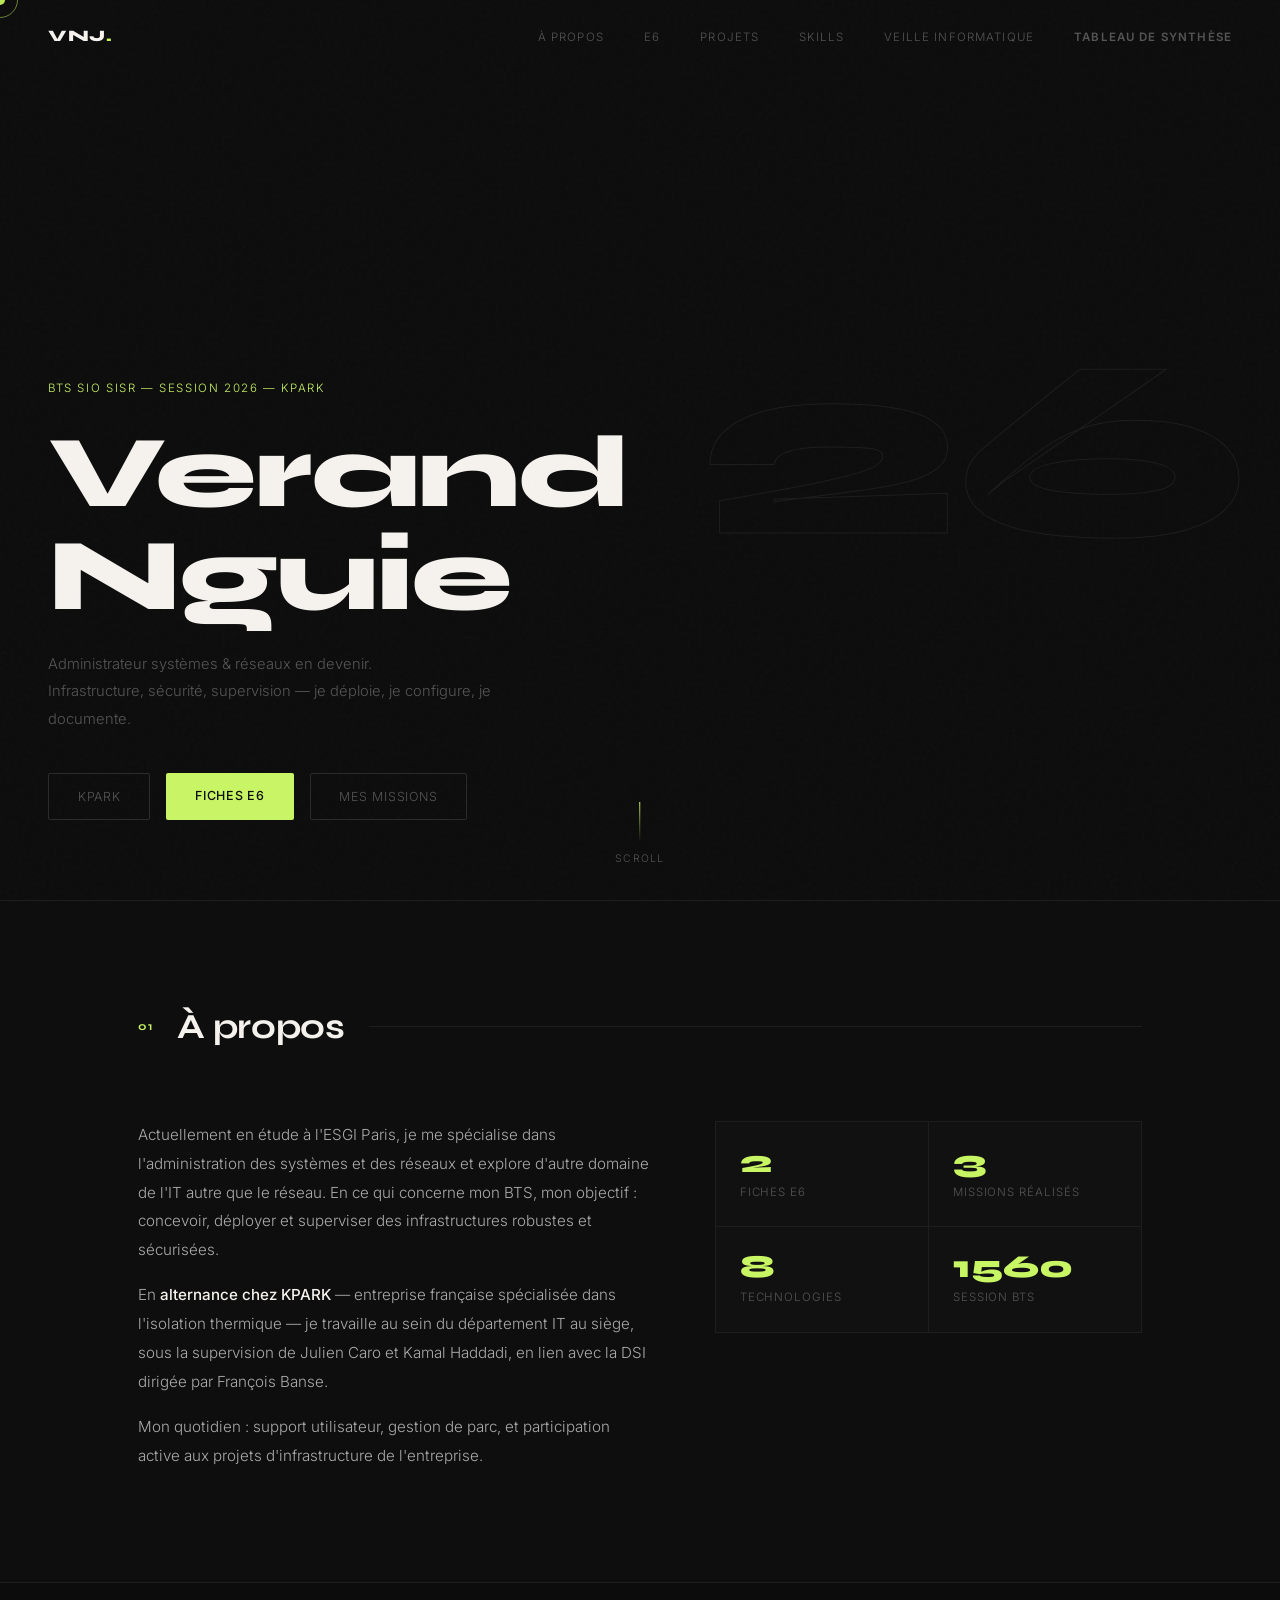
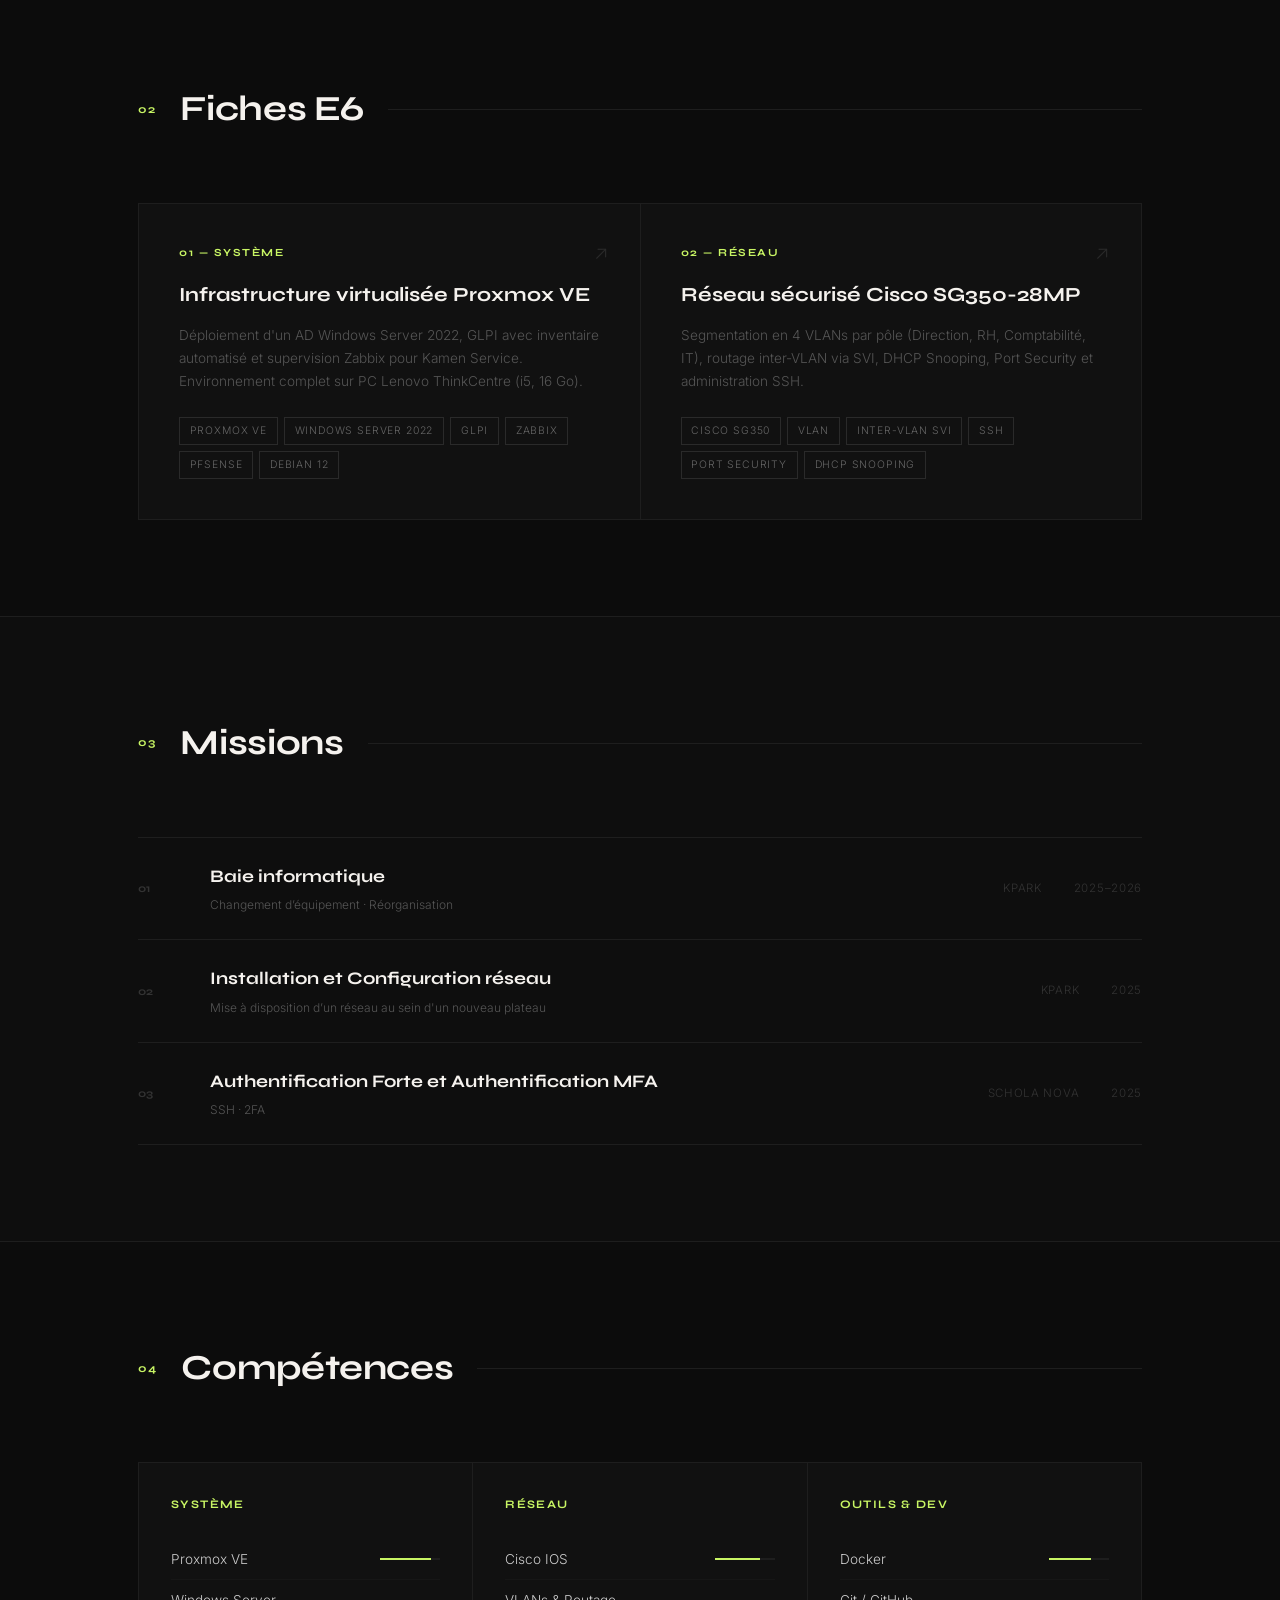
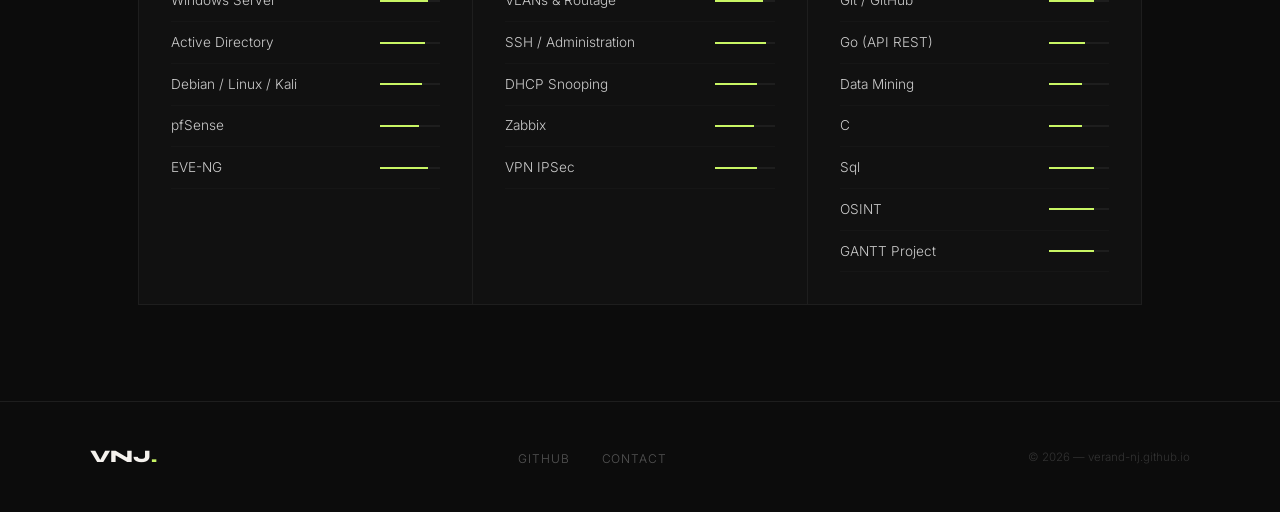
<file: index.html>
<!DOCTYPE html>
<html lang="fr">
<head>
  <meta charset="UTF-8" />
  <meta name="viewport" content="width=device-width, initial-scale=1.0" />
  <title>Verand NJ — Portfolio BTS SIO SISR</title>
  <link rel="preconnect" href="https://fonts.googleapis.com" />
  <link rel="preconnect" href="https://fonts.gstatic.com" crossorigin />
  <link href="https://fonts.googleapis.com/css2?family=Syne:wght@400;500;600;700;800&family=Inter:wght@300;400;500&display=swap" rel="stylesheet" />
  <link rel="stylesheet" href="style.css" />
</head>
<body>

  <!-- Curseur personnalisé -->
  <div id="cursor"></div>
  <div id="cursor-ring"></div>

  <!-- NAVBAR -->
  <nav id="navbar">
    <span class="nav-logo">VNJ<span class="accent">.</span></span>
    <ul class="nav-links">
      <li><a href="#about">À propos</a></li>
      <li><a href="#fiches">E6</a></li>
      <li><a href="#projets">Projets</a></li>
      <li><a href="#skills">Skills</a></li>
      <li><a href="assets/veille/ZTNA.pdf" target="_blank">Veille informatique</a></li>
      <li><a href="assets/veille/Tab2Synthèse.xlsx" target="_blank" class="accent" style="font-weight: 600;">Tableau de Synthèse</a></li>
    </ul>
  </nav>

  <!-- HERO -->
  <section class="hero" id="home">
    <div class="hero-noise"></div>
    <div class="hero-counter" id="heroNum">26</div>
    <p class="hero-tag" id="heroTag">BTS SIO SISR — Session 2026 — KPark</p>
    <h1 id="heroTitle">Verand<br>Nguie</h1>
    <p class="hero-sub" id="heroSub">
      Administrateur systèmes &amp; réseaux en devenir.<br>
      Infrastructure, sécurité, supervision — je déploie, je configure, je documente.
    </p>
    <div class="hero-btns" id="heroBtns">
      <a class="btn btn-ghost" href="assets/veille/KPARK.pdf" target="_blank">KPARK</a>
      <a class="btn btn-accent" href="#fiches">Fiches E6</a>
      <a class="btn btn-ghost" href="#projets">Mes Missions</a>
    </div>
    <div class="hero-scroll">
      <div class="scroll-line"></div>
      <span>Scroll</span>
    </div>
  </section>

  <!-- À PROPOS -->
  <div class="bg-alt" id="about">
    <div class="section reveal">
      <div class="section-header">
        <span class="section-num">01</span>
        <h2 class="section-title">À propos</h2>
        <div class="section-line"></div>
      </div>
      <div class="about-grid">
        <div class="about-text">
          <p>Actuellement en étude à l'ESGI Paris, je me spécialise dans l'administration des systèmes et des réseaux et explore d'autre domaine de l'IT autre que le réseau. En ce qui concerne mon BTS, mon objectif : concevoir, déployer et superviser des infrastructures robustes et sécurisées.</p>
          <p>En <strong>alternance chez KPARK</strong> — entreprise française spécialisée dans l'isolation thermique — je travaille au sein du département IT au siège, sous la supervision de Julien Caro et Kamal Haddadi, en lien avec la DSI dirigée par François Banse.</p>
          <p>Mon quotidien : support utilisateur, gestion de parc, et participation active aux projets d'infrastructure de l'entreprise.</p>
        </div>
        <div>
          <div class="about-stats">
            <div class="stat">
              <div class="stat-num" data-target="2">0</div>
              <div class="stat-label">Fiches E6</div>
            </div>
            <div class="stat">
              <div class="stat-num" data-target="3">0</div>
              <div class="stat-label">Missions réalisés</div>
            </div>
            <div class="stat">
              <div class="stat-num" data-target="8">0</div>
              <div class="stat-label">Technologies</div>
            </div>
            <div class="stat">
              <div class="stat-num" data-target="2026">0</div>
              <div class="stat-label">Session BTS</div>
            </div>
          </div>
        </div>
      </div>
    </div>
  </div>

  <!-- FICHES E6 -->
  <div id="fiches">
    <div class="section reveal">
      <div class="section-header">
        <span class="section-num">02</span>
        <h2 class="section-title">Fiches E6</h2>
        <div class="section-line"></div>
      </div>
      <div class="fiches-grid">

        <!-- Fiche Système -->
        <a class="fiche-card" href="assets/E6/FSystème.pdf" target="_blank">
          <div class="fiche-arrow">↗</div>
          <div class="fiche-num">01 — Système</div>
          <div class="fiche-title">Infrastructure virtualisée Proxmox VE</div>
          <div class="fiche-desc">
            Déploiement d'un AD Windows Server 2022, GLPI avec inventaire automatisé et supervision Zabbix pour Kamen Service. Environnement complet sur PC Lenovo ThinkCentre (i5, 16 Go).
          </div>
          <div class="fiche-tags">
            <span class="fiche-tag">Proxmox VE</span>
            <span class="fiche-tag">Windows Server 2022</span>
            <span class="fiche-tag">GLPI</span>
            <span class="fiche-tag">Zabbix</span>
            <span class="fiche-tag">pfSense</span>
            <span class="fiche-tag">Debian 12</span>
          </div>
        </a>

        <!-- Fiche Réseau -->
        <a class="fiche-card" href="assets/E6/Fiche_Réseau.pdf" target="_blank">
          <div class="fiche-arrow">↗</div>
          <div class="fiche-num">02 — Réseau</div>
          <div class="fiche-title">Réseau sécurisé Cisco SG350-28MP</div>
          <div class="fiche-desc">
            Segmentation en 4 VLANs par pôle (Direction, RH, Comptabilité, IT), routage inter-VLAN via SVI, DHCP Snooping, Port Security et administration SSH.
          </div>
          <div class="fiche-tags">
            <span class="fiche-tag">Cisco SG350</span>
            <span class="fiche-tag">VLAN</span>
            <span class="fiche-tag">Inter-VLAN SVI</span>
            <span class="fiche-tag">SSH</span>
            <span class="fiche-tag">Port Security</span>
            <span class="fiche-tag">DHCP Snooping</span>
          </div>
        </a>

      </div>
    </div>
  </div>

  <!-- MISSIONS -->
  <div class="bg-alt" id="projets">
    <div class="section reveal">
      <div class="section-header">
        <span class="section-num">03</span>
        <h2 class="section-title">Missions</h2>
        <div class="section-line"></div>
      </div>
      <div class="projects-list">

        <a class="project-row" href="assets/Mission/BaieInformatique.pdf" target="_blank">
          <span class="project-idx">01</span>
          <div>
            <div class="project-name">Baie informatique</div>
            <div class="project-tech">Changement d’équipement · Réorganisation</div>
          </div>
          <span class="project-context">KPARK</span>
          <span class="project-year">2025–2026</span>
        </a>

        <a class="project-row" href="assets/Mission/ICRéseau.pdf" target="_blank">
          <span class="project-idx">02</span>
          <div>
            <div class="project-name">Installation et Configuration réseau</div>
            <div class="project-tech">Mise à disposition d’un réseau au sein d'un nouveau plateau </div>
          </div>
          <span class="project-context">KPARK</span>
          <span class="project-year">2025</span>
        </a>

        <a class="project-row" href="assets/Mission/Projet_MFA.pdf" target="_blank">
          <span class="project-idx">03</span>
          <div>
            <div class="project-name">Authentification Forte et Authentification MFA</div>
            <div class="project-tech">SSH · 2FA</div>
          </div>
          <span class="project-context">Schola nova</span>
          <span class="project-year">2025</span>
        </a>
      </div>
    </div>
  </div>

  <!-- COMPÉTENCES -->
  <div id="skills">
    <div class="section reveal">
      <div class="section-header">
        <span class="section-num">04</span>
        <h2 class="section-title">Compétences</h2>
        <div class="section-line"></div>
      </div>
      <div class="skills-container">

        <div class="skill-block">
          <h3>Système</h3>
          <div class="skill-item"><span class="skill-name">Proxmox VE</span><div class="skill-bar"><div class="skill-bar-fill" data-w="85"></div></div></div>
          <div class="skill-item"><span class="skill-name">Windows Server</span><div class="skill-bar"><div class="skill-bar-fill" data-w="80"></div></div></div>
          <div class="skill-item"><span class="skill-name">Active Directory</span><div class="skill-bar"><div class="skill-bar-fill" data-w="75"></div></div></div>
          <div class="skill-item"><span class="skill-name">Debian / Linux / Kali</span><div class="skill-bar"><div class="skill-bar-fill" data-w="70"></div></div></div>
          <div class="skill-item"><span class="skill-name">pfSense</span><div class="skill-bar"><div class="skill-bar-fill" data-w="65"></div></div></div>
          <div class="skill-item"><span class="skill-name">EVE-NG</span><div class="skill-bar"><div class="skill-bar-fill" data-w="80"></div></div></div>
        </div>

        <div class="skill-block">
          <h3>Réseau</h3>
          <div class="skill-item"><span class="skill-name">Cisco IOS</span><div class="skill-bar"><div class="skill-bar-fill" data-w="75"></div></div></div>
          <div class="skill-item"><span class="skill-name">VLANs & Routage</span><div class="skill-bar"><div class="skill-bar-fill" data-w="80"></div></div></div>
          <div class="skill-item"><span class="skill-name">SSH / Administration</span><div class="skill-bar"><div class="skill-bar-fill" data-w="85"></div></div></div>
          <div class="skill-item"><span class="skill-name">DHCP Snooping</span><div class="skill-bar"><div class="skill-bar-fill" data-w="70"></div></div></div>
          <div class="skill-item"><span class="skill-name">Zabbix</span><div class="skill-bar"><div class="skill-bar-fill" data-w="65"></div></div></div>
          <div class="skill-item"><span class="skill-name">VPN IPSec</span><div class="skill-bar"><div class="skill-bar-fill" data-w="70"></div></div></div>
        </div>

        <div class="skill-block">
          <h3>Outils & Dev</h3>
          <div class="skill-item"><span class="skill-name">Docker</span><div class="skill-bar"><div class="skill-bar-fill" data-w="70"></div></div></div>
          <div class="skill-item"><span class="skill-name">Git / GitHub</span><div class="skill-bar"><div class="skill-bar-fill" data-w="75"></div></div></div>
          <div class="skill-item"><span class="skill-name">Go (API REST)</span><div class="skill-bar"><div class="skill-bar-fill" data-w="60"></div></div></div>
          <div class="skill-item"><span class="skill-name">Data Mining</span><div class="skill-bar"><div class="skill-bar-fill" data-w="55"></div></div></div>
          <div class="skill-item"><span class="skill-name">C</span><div class="skill-bar"><div class="skill-bar-fill" data-w="55"></div></div></div>
          <div class="skill-item"><span class="skill-name">Sql</span><div class="skill-bar"><div class="skill-bar-fill" data-w="75"></div></div></div>
          <div class="skill-item"><span class="skill-name">OSINT</span><div class="skill-bar"><div class="skill-bar-fill" data-w="75"></div></div></div>
          <div class="skill-item"><span class="skill-name">GANTT Project</span><div class="skill-bar"><div class="skill-bar-fill" data-w="75"></div></div></div>
        </div>

      </div>
    </div>
  </div>

  <!-- FOOTER -->
  <footer>
    <div class="footer-inner">
      <div class="footer-logo">VNJ<span class="accent">.</span></div>
      <ul class="footer-links">
        <li><a href="https://github.com/verand-nj" target="_blank">GitHub</a></li>
        <li><a href="mailto:verandnguie02@gmail.comm">Contact</a></li>
      </ul>
      <span class="footer-year">© 2026 — verand-nj.github.io</span>
    </div>
  </footer>

  <script src="script.js"></script>
</body>
</html>
</file>
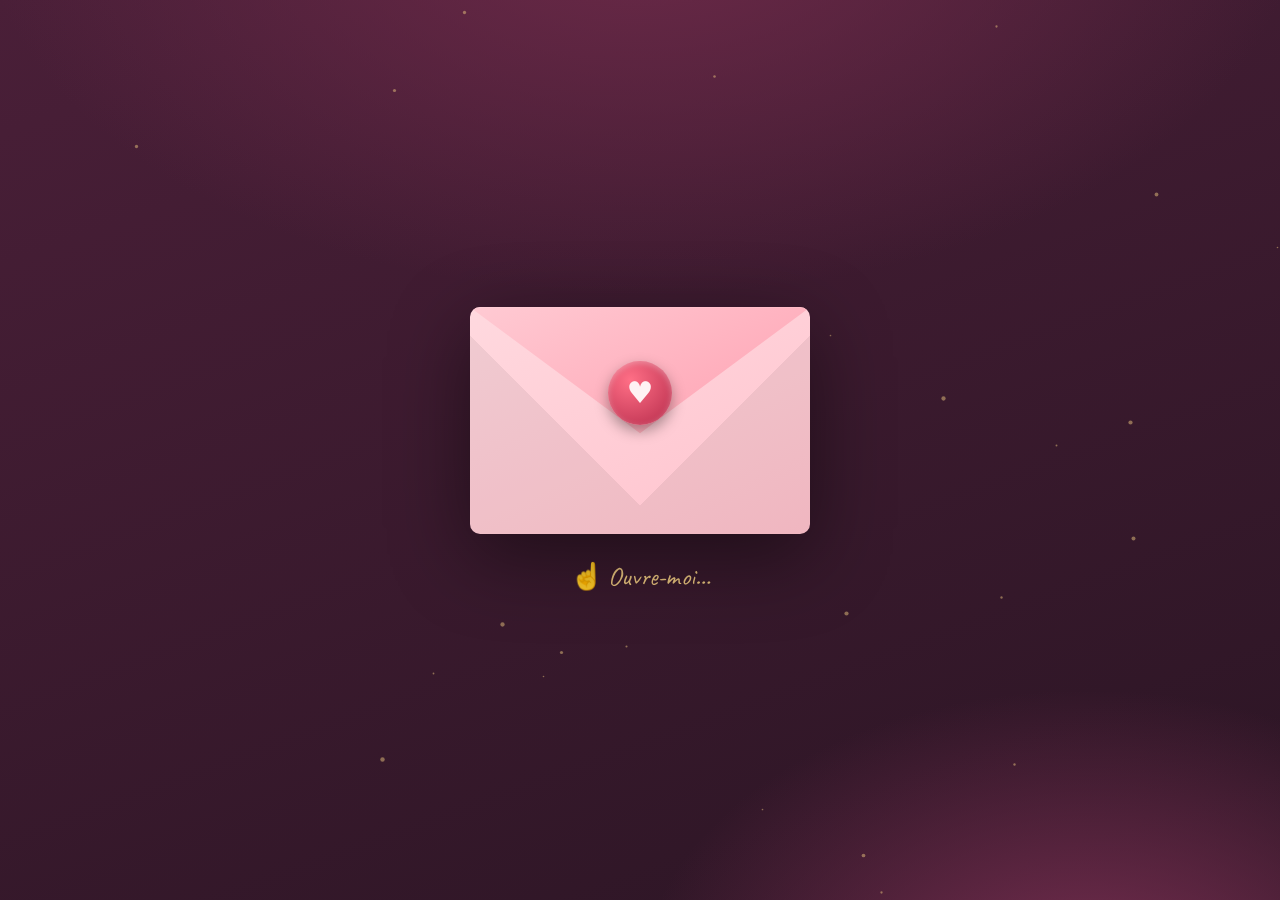
<file: date/index.html>
<!DOCTYPE html>
<html lang="fr">
<head>
  <meta charset="UTF-8" />
  <meta name="viewport" content="width=device-width, initial-scale=1.0, maximum-scale=1.0, user-scalable=no" />
  <title>Pour toi 💌</title>

  <!-- Polices Google -->
  <link rel="preconnect" href="https://fonts.googleapis.com">
  <link rel="preconnect" href="https://fonts.gstatic.com" crossorigin>
  <link href="https://fonts.googleapis.com/css2?family=Cormorant+Garamond:ital,wght@0,400;0,600;1,500&family=Caveat:wght@500;700&family=Nunito:wght@400;600;700&display=swap" rel="stylesheet">

  <!-- Feuille de style (le design, les couleurs) -->
  <link rel="stylesheet" href="style.css">
</head>
<body>
  <div class="dust" id="dust"></div>
  <div class="hearts-fall" id="heartsFall"></div>

  <div class="stage">

    <!-- ÉCRAN 1 : Enveloppe -->
    <section class="screen active" id="screen-env">
      <div class="env-wrap" id="envWrap" tabindex="0" role="button" aria-label="Ouvrir l'enveloppe">
        <div class="envelope">
          <div class="env-body"></div>
          <div class="env-flap"></div>
          <div class="seal"></div>
        </div>
      </div>
      <p class="env-tip"><span class="pulse">☝️</span> Ouvre-moi…</p>
    </section>

    <!-- ÉCRAN 2 : La question -->
    <section class="screen" id="screen-ask">
      <div class="letter">
        <p class="eyebrow">Une petite question, Vivi… 👀</p>
        <div class="joke">
          <p>S'il n'y a plus de poisson einh maaa,<br>tu prendras la chèvreeeeh&nbsp;?</p>
          <span class="joke-wink">…mais non je déconne 😅</span>
        </div>
        <h1 id="askTitle">Dis-moi… veux-tu sortir<br>avec moi ce week-end&nbsp;?</h1>
        <p class="sub">(On va passer un bon moment 😄)</p>
        <div class="qa-arena" id="arena">
          <button class="btn btn-yes" id="btnYes">Oui 💖</button>
          <button class="btn btn-no" id="btnNo">Non</button>
        </div>
      </div>
    </section>

    <!-- ÉCRAN 3 : Date & heure précises -->
    <section class="screen" id="screen-when">
      <div class="letter">
        <div class="progress"><i class="on"></i><i></i><i></i></div>
        <p class="eyebrow">Génial 🥳</p>
        <h1>On se voit<br>quand&nbsp;?</h1>
        <p class="sub">Choisis le jour et l'heure qui te vont.</p>
        <div class="field">
          <label for="dateInput">📅 Le jour</label>
          <input type="date" id="dateInput" />
        </div>
        <div class="field">
          <label for="timeInput">🕗 L'heure</label>
          <input type="time" id="timeInput" />
        </div>
        <button class="next-btn" id="whenNext" disabled>Continuer →</button>
      </div>
    </section>

    <!-- ÉCRAN 4 : Activité -->
    <section class="screen" id="screen-what">
      <div class="letter">
        <div class="progress"><i class="on"></i><i class="on"></i><i></i></div>
        <p class="eyebrow">C'est bientôt fini…</p>
        <h1>On fait quoi&nbsp;?</h1>
        <p class="sub">L'ambiance, c'est toi qui la choisis… sinon tu me laisses gérer.</p>
        <div class="choices" id="actChoices"></div>
        <button class="next-btn" id="whatNext" disabled>C'est validé →</button>
      </div>
    </section>

    <!-- ÉCRAN 5 : Récap + mot doux -->
    <section class="screen" id="screen-done">
      <div class="letter">
        <div class="progress"><i class="on"></i><i class="on"></i><i class="on"></i></div>
        <p class="eyebrow">Youpiiiii ✨</p>
        <h1 id="doneTitle">Merci pour ta disponibilité,<br>j'ai hâte de te voir&nbsp;💕</h1>
        <div id="recapBox"></div>
        <div class="lovenote" id="loveNote"></div>
        <p class="send-status" id="sendStatus"></p>
        <p class="send-hint">Au cas où tu veux me laisser un petit mot à ce sujet :</p>
        <div class="send-row">
          <a class="send-btn wa" id="waBtn" href="#" target="_blank" rel="noopener">💬 WhatsApp</a>
          <a class="send-btn sms" id="smsBtn" href="#">📩 SMS</a>
        </div>
        <button class="copy-btn" id="copyBtn">Ou copier le message</button>
      </div>
    </section>

  </div>

  <!-- Le comportement (les infos à personnaliser sont tout en haut du fichier) -->
  <script src="script.js"></script>
</body>
</html>
</file>
<file: style.css>
/* ============================
   RESET & BASE
   ============================ */
*, *::before, *::after {
  margin: 0;
  padding: 0;
  box-sizing: border-box;
}

:root {
  --bg:      #0c0c0c;
  --fg:      #f5f2ee;
  --accent:  #c8f564;
  --muted:   #555;
  --border:  #1e1e1e;
  --card:    #111;
  --bg-alt:  #0e0e0e;
}

html {
  scroll-behavior: smooth;
}

body {
  font-family: 'Inter', sans-serif;
  font-weight: 300;
  background: var(--bg);
  color: var(--fg);
  overflow-x: hidden;
  cursor: none;
  line-height: 1.7;
}

a {
  text-decoration: none;
  color: inherit;
}

/* ============================
   CURSEUR PERSONNALISÉ
   ============================ */
#cursor {
  width: 10px;
  height: 10px;
  background: var(--accent);
  border-radius: 50%;
  position: fixed;
  pointer-events: none;
  z-index: 9999;
  transform: translate(-50%, -50%);
  transition: transform 0.15s ease;
  mix-blend-mode: difference;
}

#cursor-ring {
  width: 36px;
  height: 36px;
  border: 1px solid var(--accent);
  border-radius: 50%;
  position: fixed;
  pointer-events: none;
  z-index: 9998;
  transform: translate(-50%, -50%);
  transition: all 0.12s ease;
  opacity: 0.5;
}

/* ============================
   NAVBAR
   ============================ */
nav {
  position: fixed;
  top: 0;
  left: 0;
  right: 0;
  z-index: 500;
  display: flex;
  justify-content: space-between;
  align-items: center;
  padding: 1.4rem 3rem;
  border-bottom: 1px solid transparent;
  transition: all 0.4s ease;
}

nav.scrolled {
  background: rgba(12, 12, 12, 0.92);
  backdrop-filter: blur(16px);
  border-color: var(--border);
}

.nav-logo {
  font-family: 'Syne', sans-serif;
  font-size: 1rem;
  font-weight: 800;
  letter-spacing: 0.04em;
  color: var(--fg);
}

.accent {
  color: var(--accent);
}

.nav-links {
  display: flex;
  gap: 2.5rem;
  list-style: none;
}

.nav-links a {
  font-size: 0.72rem;
  letter-spacing: 0.1em;
  text-transform: uppercase;
  color: var(--muted);
  transition: color 0.2s;
}

.nav-links a:hover {
  color: var(--accent);
}

/* ============================
   HERO
   ============================ */
.hero {
  min-height: 100vh;
  display: flex;
  flex-direction: column;
  justify-content: flex-end;
  padding: 0 3rem 5rem;
  position: relative;
  overflow: hidden;
}

.hero-noise {
  position: absolute;
  inset: 0;
  background-image: url("data:image/svg+xml,%3Csvg viewBox='0 0 256 256' xmlns='http://www.w3.org/2000/svg'%3E%3Cfilter id='n'%3E%3CfeTurbulence type='fractalNoise' baseFrequency='0.9' numOctaves='4' stitchTiles='stitch'/%3E%3C/filter%3E%3Crect width='100%25' height='100%25' filter='url(%23n)' opacity='0.04'/%3E%3C/svg%3E");
  pointer-events: none;
  opacity: 0.5;
}

.hero-counter {
  position: absolute;
  top: 50%;
  right: 2rem;
  transform: translateY(-50%);
  font-family: 'Syne', sans-serif;
  font-size: clamp(8rem, 20vw, 18rem);
  font-weight: 800;
  color: transparent;
  -webkit-text-stroke: 1px #1e1e1e;
  line-height: 1;
  pointer-events: none;
  user-select: none;
  transition: opacity 0.3s;
}

.hero-tag {
  font-size: 0.72rem;
  letter-spacing: 0.14em;
  text-transform: uppercase;
  color: var(--accent);
  margin-bottom: 1.5rem;
  opacity: 0;
  transform: translateY(20px);
  transition: opacity 0.7s 0.2s ease, transform 0.7s 0.2s ease;
}

h1 {
  font-family: 'Syne', sans-serif;
  font-size: clamp(3rem, 8vw, 7rem);
  font-weight: 800;
  line-height: 1.0;
  letter-spacing: -0.02em;
  opacity: 0;
  transform: translateY(30px);
  transition: opacity 0.7s 0.35s ease, transform 0.7s 0.35s ease;
}

h1 em {
  font-style: normal;
  color: transparent;
  -webkit-text-stroke: 1px var(--fg);
}

.hero-sub {
  margin-top: 1.5rem;
  font-size: 0.92rem;
  color: var(--muted);
  max-width: 460px;
  line-height: 1.85;
  opacity: 0;
  transform: translateY(20px);
  transition: opacity 0.7s 0.5s ease, transform 0.7s 0.5s ease;
}

.hero-btns {
  margin-top: 2.5rem;
  display: flex;
  gap: 1rem;
  opacity: 0;
  transform: translateY(20px);
  transition: opacity 0.7s 0.65s ease, transform 0.7s 0.65s ease;
}

/* BOUTONS */
.btn {
  display: inline-block;
  padding: 0.75rem 1.8rem;
  font-family: 'Inter', sans-serif;
  font-size: 0.78rem;
  letter-spacing: 0.06em;
  text-transform: uppercase;
  border-radius: 2px;
  transition: all 0.25s;
  cursor: none;
}

.btn-accent {
  background: var(--accent);
  color: #0c0c0c;
  font-weight: 500;
}

.btn-ghost {
  border: 1px solid #2a2a2a;
  color: var(--muted);
}

.btn-accent:hover {
  background: #d4ff6e;
  transform: translateY(-2px);
}

.btn-ghost:hover {
  border-color: var(--muted);
  color: var(--fg);
  transform: translateY(-2px);
}

/* SCROLL INDICATOR */
.hero-scroll {
  position: absolute;
  bottom: 2rem;
  left: 50%;
  transform: translateX(-50%);
  display: flex;
  flex-direction: column;
  align-items: center;
  gap: 0.5rem;
  font-size: 0.65rem;
  letter-spacing: 0.12em;
  text-transform: uppercase;
  color: var(--muted);
  opacity: 0;
  animation: fadeIn 1s 1.2s forwards;
}

.scroll-line {
  width: 1px;
  height: 40px;
  background: linear-gradient(to bottom, var(--accent), transparent);
  animation: scrollAnim 1.5s ease-in-out infinite;
}

@keyframes scrollAnim {
  0%   { transform: scaleY(0); transform-origin: top; }
  50%  { transform: scaleY(1); transform-origin: top; }
  51%  { transform: scaleY(1); transform-origin: bottom; }
  100% { transform: scaleY(0); transform-origin: bottom; }
}

@keyframes fadeIn {
  to { opacity: 1; }
}

/* ============================
   LAYOUT SECTIONS
   ============================ */
.bg-alt {
  background: var(--bg-alt);
  border-top: 1px solid var(--border);
  border-bottom: 1px solid var(--border);
}

.section {
  max-width: 1100px;
  margin: 0 auto;
  padding: 6rem 3rem;
}

.section-header {
  display: flex;
  align-items: center;
  gap: 1.5rem;
  margin-bottom: 4rem;
}

.section-num {
  font-family: 'Syne', sans-serif;
  font-size: 0.72rem;
  font-weight: 700;
  letter-spacing: 0.1em;
  color: var(--accent);
  white-space: nowrap;
}

.section-title {
  font-family: 'Syne', sans-serif;
  font-size: 2.2rem;
  font-weight: 700;
  letter-spacing: -0.01em;
  white-space: nowrap;
}

.section-line {
  flex: 1;
  height: 1px;
  background: var(--border);
}

/* ============================
   À PROPOS
   ============================ */
.about-grid {
  display: grid;
  grid-template-columns: 1.2fr 1fr;
  gap: 4rem;
  align-items: start;
}

.about-text p {
  font-size: 0.95rem;
  color: #aaa;
  line-height: 1.9;
  margin-bottom: 1rem;
}

.about-text p strong {
  color: var(--fg);
  font-weight: 500;
}

.about-stats {
  display: grid;
  grid-template-columns: 1fr 1fr;
  gap: 1px;
  background: var(--border);
  border: 1px solid var(--border);
}

.stat {
  background: var(--card);
  padding: 1.5rem;
}

.stat-num {
  font-family: 'Syne', sans-serif;
  font-size: 2rem;
  font-weight: 800;
  color: var(--accent);
  line-height: 1;
  margin-bottom: 0.3rem;
}

.stat-label {
  font-size: 0.72rem;
  letter-spacing: 0.08em;
  text-transform: uppercase;
  color: var(--muted);
}

/* ============================
   FICHES E6
   ============================ */
.fiches-grid {
  display: grid;
  grid-template-columns: 1fr 1fr;
  gap: 1px;
  background: var(--border);
  border: 1px solid var(--border);
}

.fiche-card {
  background: var(--card);
  padding: 2.5rem;
  position: relative;
  overflow: hidden;
  transition: background 0.3s;
  display: block;
  cursor: none;
}

.fiche-card::before {
  content: '';
  position: absolute;
  bottom: 0;
  left: 0;
  right: 0;
  height: 2px;
  background: var(--accent);
  transform: scaleX(0);
  transform-origin: left;
  transition: transform 0.4s ease;
}

.fiche-card:hover {
  background: #161616;
}

.fiche-card:hover::before {
  transform: scaleX(1);
}

.fiche-num {
  font-family: 'Syne', sans-serif;
  font-size: 0.68rem;
  font-weight: 700;
  letter-spacing: 0.14em;
  text-transform: uppercase;
  color: var(--accent);
  margin-bottom: 1.2rem;
}

.fiche-title {
  font-family: 'Syne', sans-serif;
  font-size: 1.25rem;
  font-weight: 700;
  line-height: 1.3;
  margin-bottom: 1rem;
  color: var(--fg);
}

.fiche-desc {
  font-size: 0.85rem;
  color: var(--muted);
  line-height: 1.7;
  margin-bottom: 1.5rem;
}

.fiche-tags {
  display: flex;
  flex-wrap: wrap;
  gap: 0.4rem;
}

.fiche-tag {
  font-size: 0.65rem;
  letter-spacing: 0.08em;
  text-transform: uppercase;
  padding: 0.25rem 0.6rem;
  border: 1px solid #2a2a2a;
  color: #666;
}

.fiche-arrow {
  position: absolute;
  top: 2rem;
  right: 2rem;
  font-size: 1.2rem;
  color: #2a2a2a;
  transition: all 0.3s;
}

.fiche-card:hover .fiche-arrow {
  color: var(--accent);
  transform: translate(3px, -3px);
}

/* ============================
   PROJETS
   ============================ */
.projects-list {
  border-top: 1px solid var(--border);
}

.project-row {
  display: grid;
  grid-template-columns: 2.5rem 1fr auto auto;
  align-items: center;
  gap: 2rem;
  padding: 1.5rem 0;
  border-bottom: 1px solid var(--border);
  transition: all 0.25s;
  cursor: none;
  position: relative;
  overflow: hidden;
}

.project-row::before {
  content: '';
  position: absolute;
  left: 0;
  top: 0;
  bottom: 0;
  width: 0;
  background: rgba(200, 245, 100, 0.04);
  transition: width 0.4s ease;
}

.project-row:hover::before {
  width: 100%;
}

.project-row:hover .project-name {
  color: var(--accent);
}

.project-idx {
  font-family: 'Syne', sans-serif;
  font-size: 0.7rem;
  font-weight: 700;
  color: #333;
}

.project-name {
  font-family: 'Syne', sans-serif;
  font-size: 1.1rem;
  font-weight: 700;
  transition: color 0.25s;
  margin-bottom: 0.2rem;
}

.project-tech {
  font-size: 0.75rem;
  color: var(--muted);
}

.project-context {
  font-size: 0.72rem;
  color: #333;
  letter-spacing: 0.06em;
  text-transform: uppercase;
}

.project-year {
  font-size: 0.72rem;
  color: #333;
  letter-spacing: 0.06em;
  white-space: nowrap;
}

/* ============================
   COMPÉTENCES
   ============================ */
.skills-container {
  display: grid;
  grid-template-columns: repeat(3, 1fr);
  gap: 1px;
  background: var(--border);
  border: 1px solid var(--border);
}

.skill-block {
  background: var(--card);
  padding: 2rem;
}

.skill-block h3 {
  font-family: 'Syne', sans-serif;
  font-size: 0.72rem;
  font-weight: 700;
  letter-spacing: 0.12em;
  text-transform: uppercase;
  color: var(--accent);
  margin-bottom: 1.5rem;
}

.skill-item {
  display: flex;
  align-items: center;
  justify-content: space-between;
  padding: 0.55rem 0;
  border-bottom: 1px solid #161616;
}

.skill-name {
  font-size: 0.85rem;
  color: #ccc;
}

.skill-bar {
  width: 60px;
  height: 2px;
  background: #1e1e1e;
  position: relative;
  flex-shrink: 0;
}

.skill-bar-fill {
  height: 100%;
  background: var(--accent);
  width: 0;
  transition: width 1.2s ease;
}

/* ============================
   FOOTER
   ============================ */
footer {
  border-top: 1px solid var(--border);
  padding: 2.5rem 3rem;
}

.footer-inner {
  max-width: 1100px;
  margin: 0 auto;
  display: flex;
  justify-content: space-between;
  align-items: center;
}

.footer-logo {
  font-family: 'Syne', sans-serif;
  font-size: 1.1rem;
  font-weight: 800;
}

.footer-links {
  display: flex;
  gap: 2rem;
  list-style: none;
}

.footer-links a {
  font-size: 0.75rem;
  letter-spacing: 0.08em;
  text-transform: uppercase;
  color: var(--muted);
  transition: color 0.2s;
}

.footer-links a:hover {
  color: var(--accent);
}

.footer-year {
  font-size: 0.72rem;
  color: #333;
}

/* ============================
   ANIMATIONS SCROLL REVEAL
   ============================ */
.reveal {
  opacity: 0;
  transform: translateY(30px);
  transition: opacity 0.8s cubic-bezier(0.16, 1, 0.3, 1),
              transform 0.8s cubic-bezier(0.16, 1, 0.3, 1);
}

.reveal.visible {
  opacity: 1;
  transform: none;
}

/* ============================
   RESPONSIVE
   ============================ */
@media (max-width: 768px) {
  nav { padding: 1rem 1.5rem; }
  .nav-links { gap: 1.2rem; }

  .hero { padding: 0 1.5rem 4rem; }
  .hero-counter { display: none; }

  .section { padding: 4rem 1.5rem; }

  .about-grid { grid-template-columns: 1fr; gap: 2.5rem; }
  .fiches-grid { grid-template-columns: 1fr; }

  .project-row {
    grid-template-columns: 2rem 1fr;
    grid-template-rows: auto auto;
  }
  .project-context, .project-year { display: none; }

  .skills-container { grid-template-columns: 1fr; }

  .footer-inner {
    flex-direction: column;
    gap: 1.5rem;
    text-align: center;
  }
}
</file>
<file: date/style.css>
/* ============================================================
   STYLE — couleurs, mise en page, animations
   (Pour changer les couleurs : modifie les variables ci-dessous)
   ============================================================ */
:root{
  --plum-1:#2b1524; --plum-2:#4a1f38; --plum-3:#6d2a49;
  --blush:#ff8fa3; --blush-soft:#ffb3c1; --gold:#e8c37e;
  --paper:#fdf6ec; --ink:#3a2a2e; --ink-soft:#7a5f66;
}

*{box-sizing:border-box; margin:0; padding:0;}
html,body{height:100%;}
body{
  font-family:'Nunito',system-ui,sans-serif;
  background:
    radial-gradient(1200px 700px at 50% -10%, var(--plum-3) 0%, transparent 55%),
    radial-gradient(900px 600px at 85% 110%, #7a2f52 0%, transparent 50%),
    linear-gradient(160deg, var(--plum-2) 0%, var(--plum-1) 100%);
  color:var(--paper); min-height:100dvh;
  display:flex; align-items:center; justify-content:center;
  overflow:hidden; position:relative; padding:20px;
}

/* Poussière d'étoiles */
.dust{position:fixed; inset:0; pointer-events:none; z-index:0;}
.dust span{position:absolute; width:3px; height:3px; border-radius:50%;
  background:var(--gold); opacity:.5; animation:twinkle 4s ease-in-out infinite;}
@keyframes twinkle{0%,100%{opacity:.15; transform:scale(.6);}50%{opacity:.7; transform:scale(1);}}

/* Zone centrale + gestion des écrans */
.stage{position:relative; z-index:2; width:100%; max-width:520px; text-align:center;}
.screen{display:none; animation:fadeUp .6s ease both;}
.screen.active{display:block;}
@keyframes fadeUp{from{opacity:0; transform:translateY(18px);}to{opacity:1; transform:translateY(0);}}

/* ---------- Enveloppe ---------- */
.env-wrap{position:relative; width:min(340px,82vw); margin:0 auto; cursor:pointer;
  animation:float 5s ease-in-out infinite;}
@keyframes float{0%,100%{transform:translateY(0) rotate(-1deg);}50%{transform:translateY(-14px) rotate(1deg);}}
.env-wrap:focus-visible{outline:3px solid var(--gold); outline-offset:14px; border-radius:16px;}
.envelope{position:relative; width:100%; aspect-ratio:3/2; filter:drop-shadow(0 22px 40px rgba(0,0,0,.45));}
.env-body{position:absolute; inset:0; border-radius:10px;
  background:linear-gradient(155deg,#ffd9df 0%, #ffc2cd 100%);}
.env-body::before{content:""; position:absolute; inset:0; border-radius:10px;
  background:
    linear-gradient(45deg, rgba(0,0,0,.06) 0 50%, transparent 50%) 0 0/50% 100% no-repeat,
    linear-gradient(-45deg, rgba(0,0,0,.06) 0 50%, transparent 50%) 100% 0/50% 100% no-repeat;}
.env-flap{position:absolute; top:0; left:0; width:100%; height:58%;
  background:linear-gradient(155deg,#ffcad3,#ff9fb0);
  clip-path:polygon(0 0, 100% 0, 50% 96%);
  transform-origin:top center; transition:transform .7s cubic-bezier(.7,-0.2,.3,1.4);
  z-index:4; border-radius:10px 10px 0 0;}
.seal{position:absolute; top:38%; left:50%; transform:translate(-50%,-50%);
  width:64px; height:64px; border-radius:50%; z-index:5;
  background:radial-gradient(circle at 35% 30%, #ff6f86, #b52a4a);
  box-shadow:0 6px 14px rgba(0,0,0,.35), inset 0 2px 6px rgba(255,255,255,.35);
  display:flex; align-items:center; justify-content:center; font-size:30px; transition:opacity .3s;}
.seal::after{content:"♥"; color:#fff2f4;}
.env-tip{margin-top:26px; font-family:'Caveat',cursive; font-size:26px; color:var(--gold);}
.env-tip .pulse{display:inline-block; animation:tap 1.6s ease-in-out infinite;}
@keyframes tap{0%,100%{transform:translateY(0);}50%{transform:translateY(-6px);}}
.env-wrap.opened{animation:none; cursor:default; transform:scale(.6); opacity:0;
  transition:transform .6s ease .3s, opacity .5s ease .35s;}
.env-wrap.opened .env-flap{transform:rotateX(180deg);}
.env-wrap.opened .seal{opacity:0;}

/* ---------- Lettre (carte blanche) ---------- */
.letter{background:var(--paper); color:var(--ink); border-radius:18px;
  padding:34px 26px 30px; box-shadow:0 26px 60px rgba(0,0,0,.5); position:relative;}
.letter::before{content:""; position:absolute; inset:9px; border:1.5px solid rgba(181,42,74,.28);
  border-radius:12px; pointer-events:none;}
.letter .eyebrow{font-family:'Caveat',cursive; color:#b52a4a; font-size:24px;}
.letter h1{font-family:'Cormorant Garamond',serif; font-weight:600; line-height:1.08;
  font-size:clamp(30px,7vw,42px); margin:6px 0 4px; color:var(--plum-1);}
.letter p.sub{color:var(--ink-soft); font-size:15px; margin-top:8px;}

/* ---------- Petit encadré "blague" ---------- */
.joke{background:#fff3f5; border:1.5px dashed rgba(181,42,74,.35); border-radius:14px;
  padding:12px 16px; margin:12px 0 8px;}
.joke p{font-family:'Caveat',cursive; font-weight:700; font-size:23px; line-height:1.25; color:#8a2a44;}
.joke-wink{display:block; margin-top:6px; font-size:13px; font-weight:600;
  font-family:'Nunito',sans-serif; color:var(--ink-soft);}

/* ---------- Boutons Oui / Non ---------- */
.qa-arena{position:relative; height:180px; margin-top:22px;}
.btn{font-family:'Nunito',sans-serif; font-weight:700; border:none; cursor:pointer;
  border-radius:999px; padding:15px 34px; font-size:18px; transition:transform .12s ease, box-shadow .2s;}
.btn:active{transform:scale(.96);}
.btn-yes{background:linear-gradient(135deg,#ff6f86,#b52a4a); color:#fff;
  box-shadow:0 12px 24px rgba(181,42,74,.4); position:absolute; left:50%; top:26px; transform:translateX(-50%);}
.btn-yes:hover{box-shadow:0 16px 30px rgba(181,42,74,.55);}
.btn-no{background:#efe3d8; color:var(--ink-soft); position:absolute; left:50%; top:96px; transform:translateX(-50%);}

/* ---------- Choix d'activité ---------- */
.choices{display:grid; grid-template-columns:1fr 1fr; gap:12px; margin-top:22px;}
.choice{background:var(--paper); color:var(--ink); border:2px solid transparent;
  border-radius:14px; padding:16px 12px; cursor:pointer; text-align:center;
  font-weight:700; font-size:15px; transition:transform .12s, border-color .2s, background .2s;
  box-shadow:0 8px 18px rgba(0,0,0,.18);
  display:flex; flex-direction:column; align-items:center; justify-content:flex-start; min-height:122px;}
.choice .emoji{font-size:30px; margin-bottom:6px; line-height:1;}
.choice .c-title{line-height:1.15;}
.choice small{display:block; font-weight:400; color:var(--ink-soft); font-size:12px; margin-top:5px; line-height:1.25;}
.choice:hover{transform:translateY(-3px);}
.choice.selected{border-color:#b52a4a; background:#fff0f2;}
.choice:focus-visible{outline:3px solid var(--gold); outline-offset:3px;}

/* ---------- Champs date & heure ---------- */
.field{text-align:left; margin-top:18px;}
.field label{display:block; font-family:'Caveat',cursive; font-size:22px; color:#b52a4a; margin-bottom:6px;}
.field input{
  width:100%; font-family:'Nunito',sans-serif; font-size:17px; font-weight:600; color:var(--ink);
  background:#fff; border:2px solid rgba(181,42,74,.25); border-radius:12px; padding:14px 16px;
  box-shadow:0 6px 14px rgba(0,0,0,.10); appearance:none;
}
.field input:focus{outline:none; border-color:#b52a4a; box-shadow:0 0 0 3px rgba(181,42,74,.18);}

/* ---------- Bouton "continuer" ---------- */
.next-btn{margin-top:22px; width:100%; background:linear-gradient(135deg,#ff6f86,#b52a4a);
  color:#fff; font-weight:700; font-size:17px; border:none; border-radius:999px; padding:15px; cursor:pointer;
  box-shadow:0 12px 24px rgba(181,42,74,.4); transition:opacity .2s, transform .12s;}
.next-btn:disabled{opacity:.4; cursor:not-allowed;}
.next-btn:not(:disabled):active{transform:scale(.98);}

/* ---------- Petits points de progression ---------- */
.progress{display:flex; gap:7px; justify-content:center; margin-bottom:16px;}
.progress i{width:9px; height:9px; border-radius:50%; background:rgba(253,246,236,.28); transition:.3s;}
.progress i.on{background:var(--gold); transform:scale(1.25);}

/* ---------- Récap + mot doux ---------- */
.recap-line{display:flex; align-items:center; gap:12px; text-align:left;
  padding:12px 14px; border-radius:12px; background:#fff0f2; margin-top:10px;}
.recap-line .ico{font-size:24px;}
.recap-line b{display:block; font-size:11px; text-transform:uppercase; letter-spacing:.08em; color:#b52a4a;}
.recap-line span{color:var(--ink); font-weight:600;}
.lovenote{font-family:'Caveat',cursive; font-size:23px; line-height:1.35; color:var(--plum-1);
  background:#fff7f0; border:1.5px dashed rgba(181,42,74,.4); border-radius:14px;
  padding:18px 16px; margin-top:18px;}
.send-status{margin-top:16px; font-weight:700; color:var(--plum-1); min-height:20px;}
.send-hint{margin-top:14px; font-size:13px; color:var(--ink-soft);}
.send-row{display:flex; gap:10px; justify-content:center; flex-wrap:wrap; margin-top:10px;}
.send-btn{display:inline-flex; align-items:center; gap:8px; text-decoration:none;
  color:#fff; font-weight:700; border-radius:999px; padding:14px 24px;}
.send-btn.wa{background:#25D366; box-shadow:0 12px 24px rgba(37,211,102,.35);}   /* WhatsApp */
.send-btn.sms{background:#3a7afe; box-shadow:0 12px 24px rgba(58,122,254,.35);}  /* SMS */
.copy-btn{margin-top:12px; background:none; border:1.5px solid rgba(181,42,74,.4);
  color:#b52a4a; border-radius:999px; padding:11px 22px; font-weight:700; cursor:pointer; font-size:14px;}
.copy-btn.done{background:#b52a4a; color:#fff; border-color:#b52a4a;}

/* ---------- Pluie de cœurs ---------- */
.hearts-fall{position:fixed; inset:0; pointer-events:none; z-index:5; overflow:hidden;}
.fh{position:absolute; top:-40px; font-size:22px; animation:fall linear forwards;}
@keyframes fall{to{transform:translateY(110vh) rotate(360deg); opacity:0;}}

/* ---------- Réglages écrans / accessibilité ---------- */
@media (max-width:380px){ .letter{padding:28px 18px 24px;} }
@media (prefers-reduced-motion:reduce){
  *{animation-duration:.001s !important; animation-iteration-count:1 !important;}
  .env-wrap{animation:none;}
}
</file>
